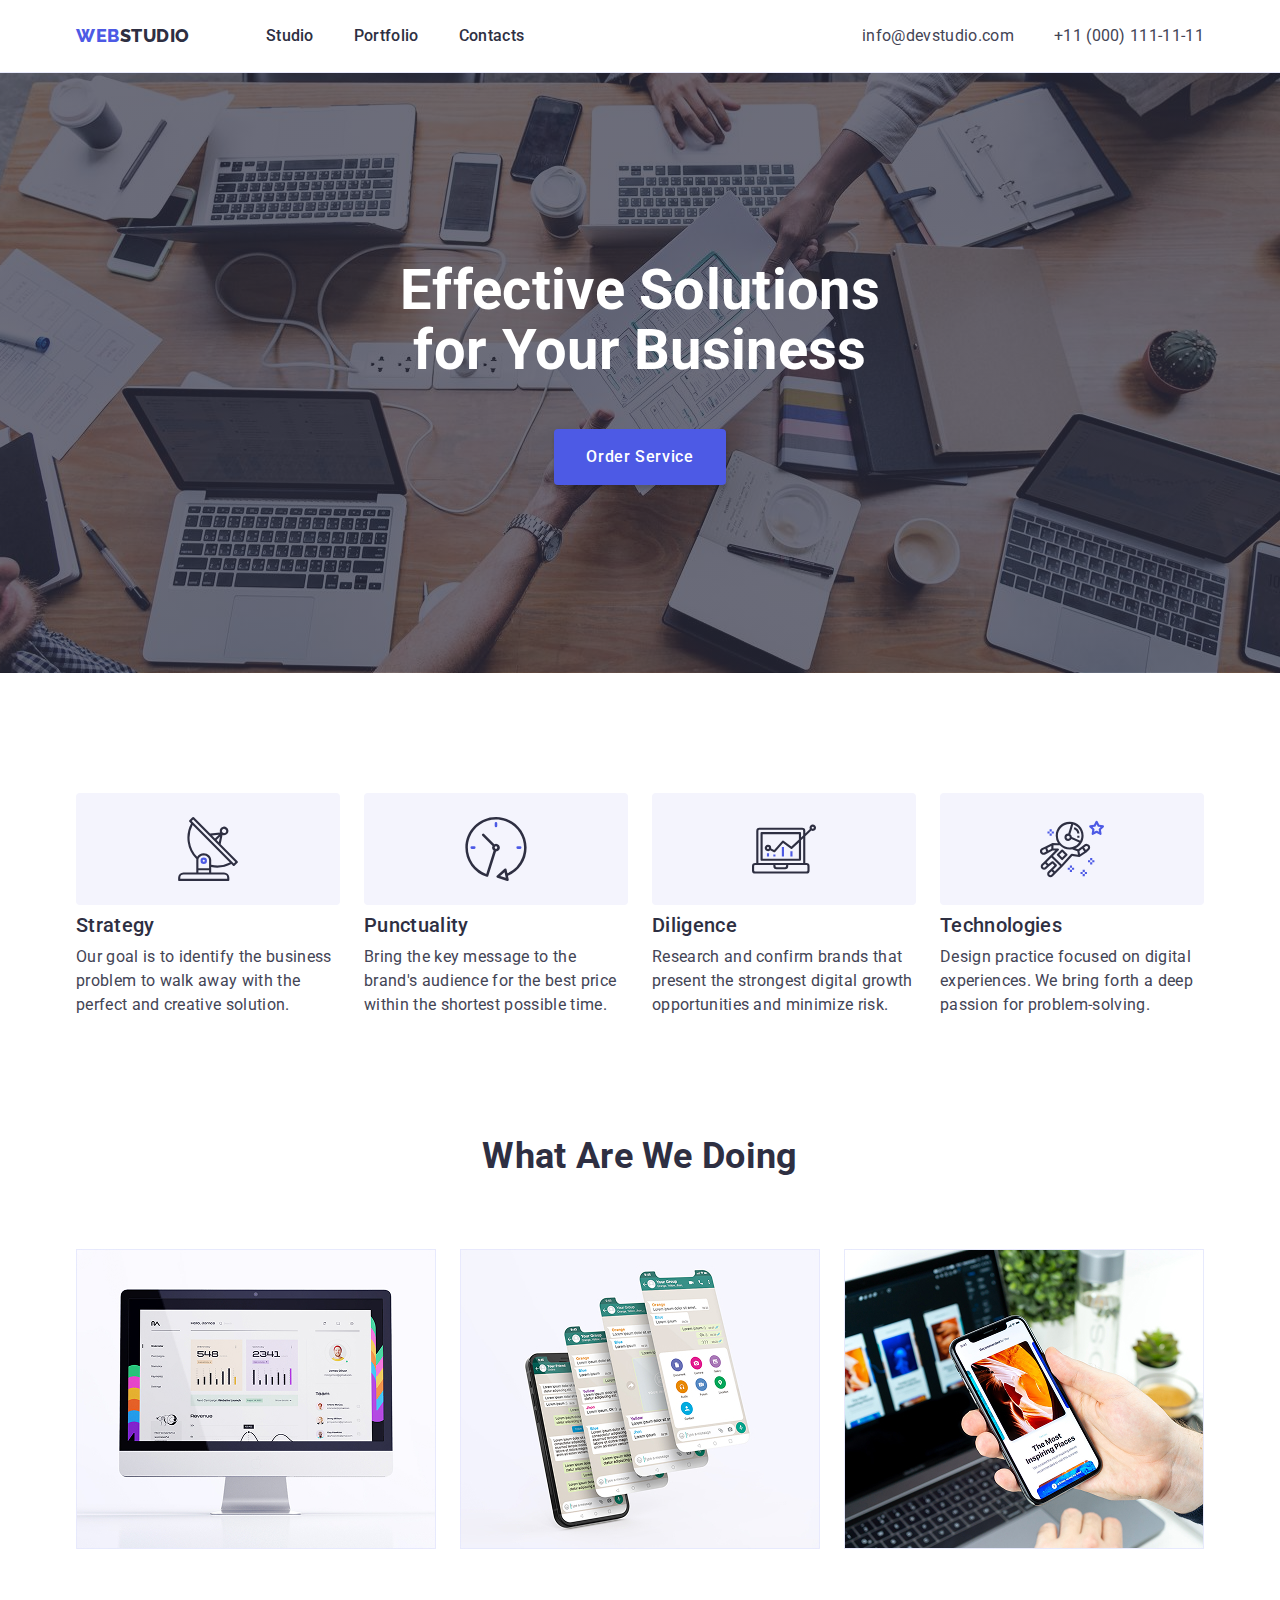
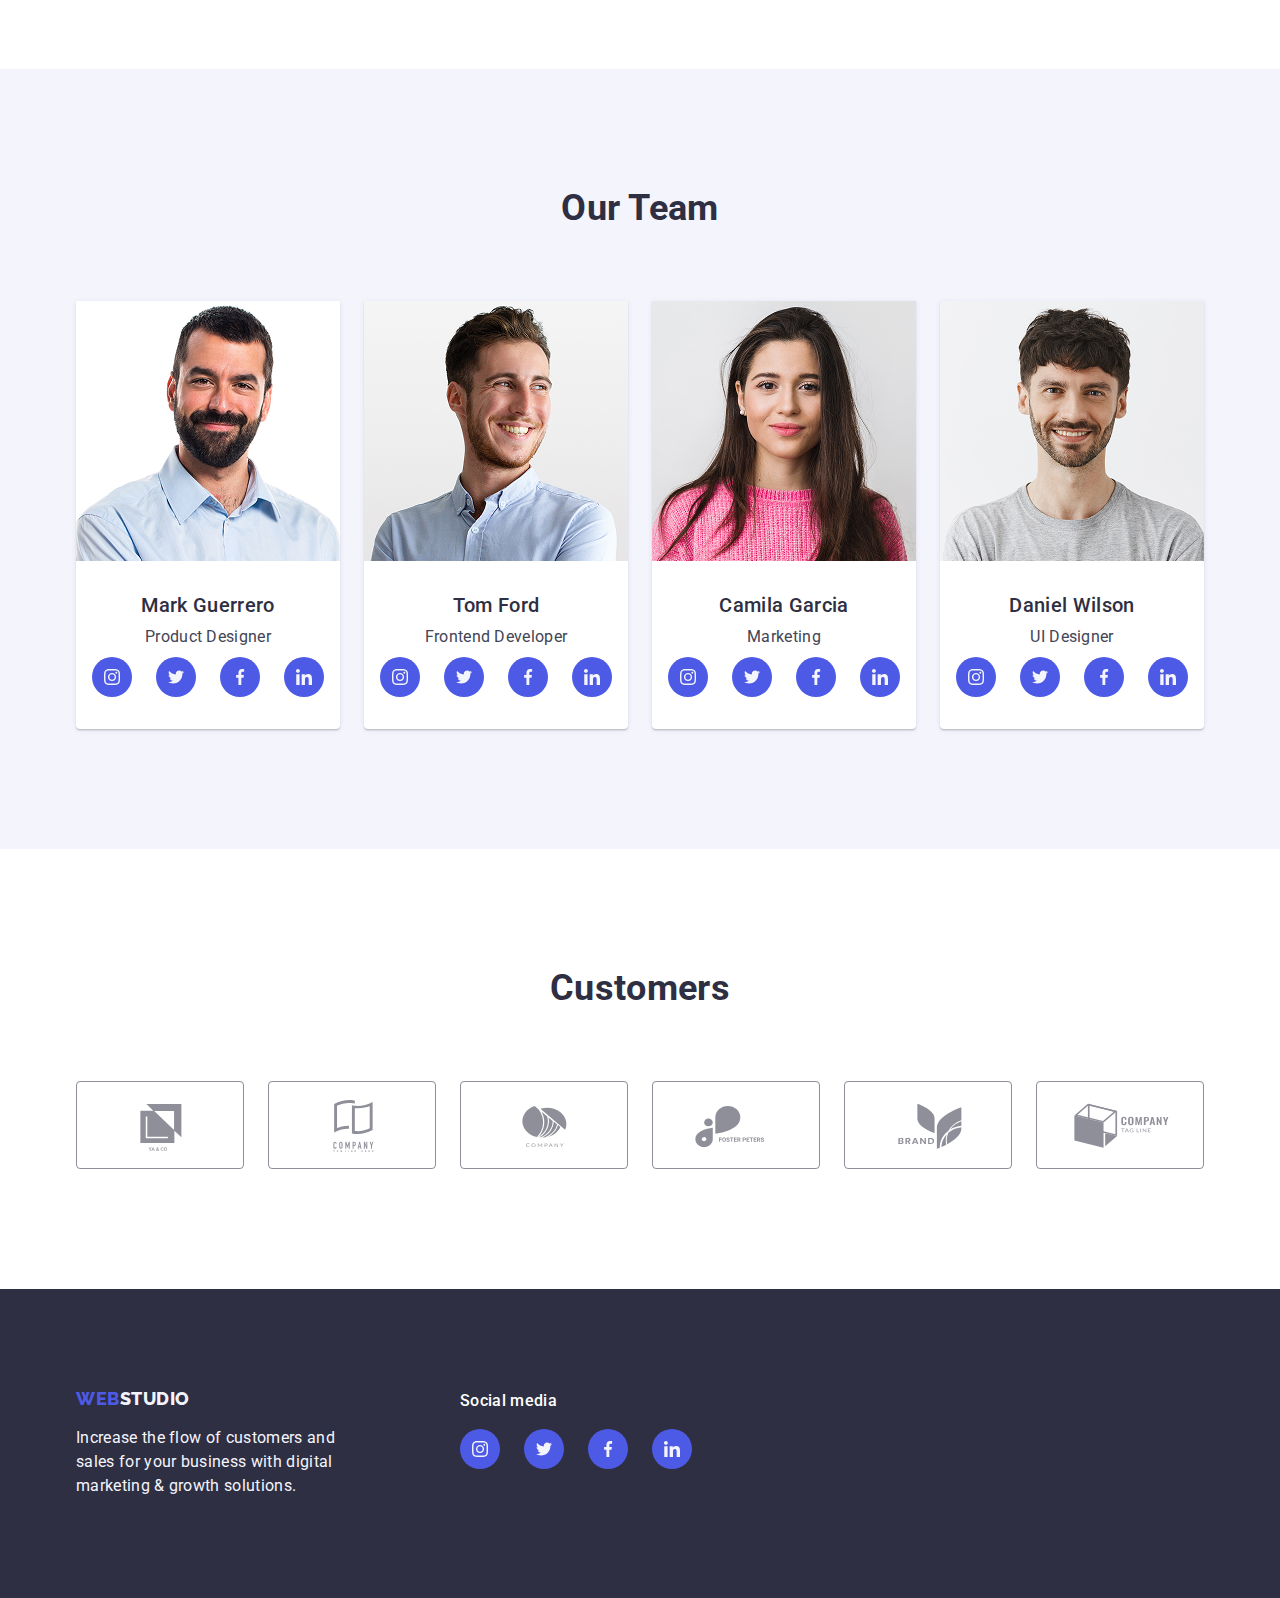
<file: index.html>
<!DOCTYPE html>
<html lang="en">
  <head>
    <meta charset="UTF-8" />
    <meta name="viewport" content="width=device-width, initial-scale=1.0" />
    <title>Web Studio</title>
    <link
      rel="stylesheet"
      href="https://cdnjs.cloudflare.com/ajax/libs/modern-normalize/3.0.1/modern-normalize.min.css"
    />
    <link rel="stylesheet" href="./css/styles.css" />
    <link rel="preconnect" href="https://fonts.googleapis.com" />
    <link rel="preconnect" href="https://fonts.gstatic.com" crossorigin />
    <link
      href="https://fonts.googleapis.com/css2?family=Raleway:ital,wght@0,100..900;1,100..900&family=Roboto:ital,wght@0,100..900;1,100..900&display=swap"
      rel="stylesheet"
    />
  </head>
  <body>
    <header class="header">
      <div class="container header-wrapper">
        <nav class="nav-box">
          <a class="link logo" href="./index.html"
            >web<span class="logo-light-theme">studio</span></a
          >
          <ul class="list nav-list">
            <li class="nav-list-item">
              <a class="link nav-list-link" href="./index.html">Studio</a>
            </li>
            <li class="nav-list-item">
              <a class="link nav-list-link" href="./portfolio.html"
                >Portfolio</a
              >
            </li>
            <li class="nav-list-item">
              <a class="link nav-list-link" href="">Contacts</a>
            </li>
          </ul>
        </nav>
        <address>
          <ul class="list adress-list">
            <li class="adress-list-item">
              <a class="link adress-list-link" href="mailto:info@devstudio.com"
                >info@devstudio.com</a
              >
            </li>
            <li class="adress-list-item">
              <a class="link adress-list-link" href="tel:+110001111111"
                >+11 (000) 111-11-11</a
              >
            </li>
          </ul>
        </address>
      </div>
    </header>
    <main>
      <section class="hero-section">
        <div class="container">
          <h1 class="main-title">Effective Solutions for Your Business</h1>
          <button class="hero-btn" type="button">Order Service</button>
        </div>
      </section>
      <section class="section">
        <div class="container">
          <h2 hidden>About us</h2>
          <ul class="list about-list">
            <li class="about-list-item">
              <div class="about-icon-box">
                <svg
                  class="about-list-item-icon"
                  width="64"
                  height="64"
                  aria-label="icon-antenna"
                >
                  <use href="./images/icons.svg#icon-antenna"></use>
                </svg>
              </div>
              <h3 class="subtitle">Strategy</h3>
              <p>
                Our goal is to identify the business problem to walk away with
                the perfect and creative solution.
              </p>
            </li>

            <li class="about-list-item">
              <div class="about-icon-box">
                <svg
                  class="about-list-item-icon"
                  width="64"
                  height="64"
                  aria-label="icon-clock"
                >
                  <use href="./images/icons.svg#icon-clock"></use>
                </svg>
              </div>
              <h3 class="subtitle">Punctuality</h3>
              <p>
                Bring the key message to the brand's audience for the best price
                within the shortest possible time.
              </p>
            </li>

            <li class="about-list-item">
              <div class="about-icon-box">
                <svg
                  class="about-list-item-icon"
                  width="64"
                  height="64"
                  aria-label="icon-diagram"
                >
                  <use href="./images/icons.svg#icon-diagram"></use>
                </svg>
              </div>
              <h3 class="subtitle">Diligence</h3>
              <p>
                Research and confirm brands that present the strongest digital
                growth opportunities and minimize risk.
              </p>
            </li>

            <li class="about-list-item">
              <div class="about-icon-box">
                <svg
                  class="about-list-item-icon"
                  width="64"
                  height="64"
                  aria-label="icon-astronaut"
                >
                  <use href="./images/icons.svg#icon-astronaut"></use>
                </svg>
              </div>
              <h3 class="subtitle">Technologies</h3>
              <p>
                Design practice focused on digital experiences. We bring forth a
                deep passion for problem-solving.
              </p>
            </li>
          </ul>
        </div>
      </section>
      <section class="creation-section">
        <div class="container">
          <h2 class="secondary-title">What are we doing</h2>
          <ul class="list creation-list">
            <li>
              <img
                src="./images/doing/img_1.jpg"
                alt="monitor"
                width="360"
                height="300"
              />
            </li>
            <li>
              <img
                src="./images/doing/img_2.jpg"
                alt="phone"
                width="360"
                height="300"
              />
            </li>
            <li>
              <img
                src="./images/doing/img_3.jpg"
                alt="phone and notebook"
                width="360"
                height="300"
              />
            </li>
          </ul>
        </div>
      </section>
      <section class="section team-section">
        <div class="container">
          <h2 class="secondary-title">Our Team</h2>
          <ul class="list team-list">
            <li class="team-list-item">
              <img
                src="./images/team/mark_guerrero.jpg "
                alt="team member"
                width="264"
                height="260"
              />
              <div class="team-item-descr-box">
                <h3 class="subtitle">Mark Guerrero</h3>
                <p>Product Designer</p>
                <ul class="list social-icon-list">
                  <li>
                    <a
                      class="social-link"
                      href="https://www.instagram.com/"
                      target="_blank"
                      rel="noreferrer noopener"
                    >
                      <svg
                        class="social-icon"
                        width="16"
                        height="16"
                        aria-label="icon-instagram"
                      >
                        <use href="./images//icons.svg#icon-instagram"></use>
                      </svg>
                    </a>
                  </li>
                  <li>
                    <a
                      class="social-link"
                      href="https://x.com/"
                      target="_blank"
                      rel="noreferrer noopener"
                    >
                      <svg
                        class="social-icon"
                        width="16"
                        height="16"
                        aria-label="icon-twitter"
                      >
                        <use href="./images//icons.svg#icon-twitter"></use>
                      </svg>
                    </a>
                  </li>
                  <li>
                    <a
                      class="social-link"
                      href="https://facebook.com/"
                      target="_blank"
                      rel="noreferrer noopener"
                    >
                      <svg
                        class="social-icon"
                        width="16"
                        height="16"
                        aria-label="icon-facebook"
                      >
                        <use href="./images//icons.svg#icon-facebook"></use>
                      </svg>
                    </a>
                  </li>
                  <li>
                    <a
                      class="social-link"
                      href="https://www.linkedin.com/"
                      target="_blank"
                      rel="noreferrer noopener"
                    >
                      <svg
                        class="social-icon"
                        width="16"
                        height="16"
                        aria-label="icon-linkedin"
                      >
                        <use href="./images//icons.svg#icon-linkedin"></use>
                      </svg>
                    </a>
                  </li>
                </ul>
              </div>
            </li>
            <li class="team-list-item">
              <img
                src="./images/team/tom_ford.jpg "
                alt="team member"
                width="264"
                height="260"
              />
              <div class="team-item-descr-box">
                <h3 class="subtitle">Tom Ford</h3>
                <p>Frontend Developer</p>
                <ul class="list social-icon-list">
                  <li>
                    <a
                      class="social-link"
                      href="https://www.instagram.com/"
                      target="_blank"
                      rel="noreferrer noopener"
                    >
                      <svg
                        class="social-icon"
                        width="16"
                        height="16"
                        aria-label="icon-instagram"
                      >
                        <use href="./images//icons.svg#icon-instagram"></use>
                      </svg>
                    </a>
                  </li>
                  <li>
                    <a
                      class="social-link"
                      href="https://x.com/"
                      target="_blank"
                      rel="noreferrer noopener"
                    >
                      <svg
                        class="social-icon"
                        width="16"
                        height="16"
                        aria-label="icon-twitter"
                      >
                        <use href="./images//icons.svg#icon-twitter"></use>
                      </svg>
                    </a>
                  </li>
                  <li>
                    <a
                      class="social-link"
                      href="https://facebook.com/"
                      target="_blank"
                      rel="noreferrer noopener"
                    >
                      <svg
                        class="social-icon"
                        width="16"
                        height="16"
                        aria-label="icon-facebook"
                      >
                        <use href="./images//icons.svg#icon-facebook"></use>
                      </svg>
                    </a>
                  </li>
                  <li>
                    <a
                      class="social-link"
                      href="https://www.linkedin.com/"
                      target="_blank"
                      rel="noreferrer noopener"
                    >
                      <svg
                        class="social-icon"
                        width="16"
                        height="16"
                        aria-label="icon-linkedin"
                      >
                        <use href="./images//icons.svg#icon-linkedin"></use>
                      </svg>
                    </a>
                  </li>
                </ul>
              </div>
            </li>
            <li class="team-list-item">
              <img
                src="./images/team/camila_garcia.jpg "
                alt="team member"
                width="264"
                height="260"
              />
              <div class="team-item-descr-box">
                <h3 class="subtitle">Camila Garcia</h3>
                <p>Marketing</p>
                <ul class="list social-icon-list">
                  <li>
                    <a
                      class="social-link"
                      href="https://www.instagram.com/"
                      target="_blank"
                      rel="noreferrer noopener"
                    >
                      <svg
                        class="social-icon"
                        width="16"
                        height="16"
                        aria-label="icon-instagram"
                      >
                        <use href="./images//icons.svg#icon-instagram"></use>
                      </svg>
                    </a>
                  </li>
                  <li>
                    <a
                      class="social-link"
                      href="https://x.com/"
                      target="_blank"
                      rel="noreferrer noopener"
                    >
                      <svg
                        class="social-icon"
                        width="16"
                        height="16"
                        aria-label="icon-twitter"
                      >
                        <use href="./images//icons.svg#icon-twitter"></use>
                      </svg>
                    </a>
                  </li>
                  <li>
                    <a
                      class="social-link"
                      href="https://facebook.com/"
                      target="_blank"
                      rel="noreferrer noopener"
                    >
                      <svg
                        class="social-icon"
                        width="16"
                        height="16"
                        aria-label="icon-facebook"
                      >
                        <use href="./images//icons.svg#icon-facebook"></use>
                      </svg>
                    </a>
                  </li>
                  <li>
                    <a
                      class="social-link"
                      href="https://www.linkedin.com/"
                      target="_blank"
                      rel="noreferrer noopener"
                    >
                      <svg
                        class="social-icon"
                        width="16"
                        height="16"
                        aria-label="icon-linkedin"
                      >
                        <use href="./images//icons.svg#icon-linkedin"></use>
                      </svg>
                    </a>
                  </li>
                </ul>
              </div>
            </li>
            <li class="team-list-item">
              <img
                src="./images/team/daniel_wilson.jpg "
                alt="team member"
                width="264"
                height="260"
              />
              <div class="team-item-descr-box">
                <h3 class="subtitle">Daniel Wilson</h3>
                <p>UI Designer</p>
                <ul class="list social-icon-list">
                  <li>
                    <a
                      class="social-link"
                      href="https://www.instagram.com/"
                      target="_blank"
                      rel="noreferrer noopener"
                    >
                      <svg
                        class="social-icon"
                        width="16"
                        height="16"
                        aria-label="icon-instagram"
                      >
                        <use href="./images//icons.svg#icon-instagram"></use>
                      </svg>
                    </a>
                  </li>
                  <li>
                    <a
                      class="social-link"
                      href="https://x.com/"
                      target="_blank"
                      rel="noreferrer noopener"
                    >
                      <svg
                        class="social-icon"
                        width="16"
                        height="16"
                        aria-label="icon-twitter"
                      >
                        <use href="./images//icons.svg#icon-twitter"></use>
                      </svg>
                    </a>
                  </li>
                  <li>
                    <a
                      class="social-link"
                      href="https://facebook.com/"
                      target="_blank"
                      rel="noreferrer noopener"
                    >
                      <svg
                        class="social-icon"
                        width="16"
                        height="16"
                        aria-label="icon-facebook"
                      >
                        <use href="./images//icons.svg#icon-facebook"></use>
                      </svg>
                    </a>
                  </li>
                  <li>
                    <a
                      class="social-link"
                      href="https://www.linkedin.com/"
                      target="_blank"
                      rel="noreferrer noopener"
                    >
                      <svg
                        class="social-icon"
                        width="16"
                        height="16"
                        aria-label="icon-linkedin"
                      >
                        <use href="./images//icons.svg#icon-linkedin"></use>
                      </svg>
                    </a>
                  </li>
                </ul>
              </div>
            </li>
          </ul>
        </div>
      </section>
      <section class="section">
        <div class="container">
          <h2 class="secondary-title">Customers</h2>
          <ul class="list customers-list">
            <li class="customers-list-item">
              <a class="customers-link" href="">
                <svg
                  class="customers-icon"
                  width="104"
                  height="56"
                  aria-label="icon yaco"
                >
                  <use href="./images/icons.svg#icon-yaco"></use>
                </svg>
              </a>
            </li>
            <li class="customers-list-item">
              <a class="customers-link" href="">
                <svg
                  class="customers-icon"
                  width="104"
                  height="56"
                  aria-label="icon tagline"
                >
                  <use href="./images/icons.svg#icon-tagline"></use>
                </svg>
              </a>
            </li>
            <li class="customers-list-item">
              <a class="customers-link" href="">
                <svg
                  class="customers-icon"
                  width="104"
                  height="56"
                  aria-label="icon company"
                >
                  <use href="./images/icons.svg#icon-company"></use>
                </svg>
              </a>
            </li>
            <li class="customers-list-item">
              <a class="customers-link" href="">
                <svg
                  class="customers-icon"
                  width="104"
                  height="56"
                  aria-label="icon foster peters"
                >
                  <use href="./images/icons.svg#icon-foster-peters"></use>
                </svg>
              </a>
            </li>
            <li class="customers-list-item">
              <a class="customers-link" href="">
                <svg
                  class="customers-icon"
                  width="104"
                  height="56"
                  aria-label="icon brand"
                >
                  <use href="./images/icons.svg#icon-brand"></use>
                </svg>
              </a>
            </li>
            <li class="customers-list-item">
              <a class="customers-link" href="">
                <svg
                  class="customers-icon"
                  width="104"
                  height="56"
                  aria-label="icon company tagline"
                >
                  <use href="./images/icons.svg#icon-company-tagline"></use>
                </svg>
              </a>
            </li>
          </ul>
        </div>
      </section>
    </main>
    <footer class="footer footer-container">
      <div class="container">
        <div class="footer-content-wrapper">
          <div class="footer-logo-box">
            <a class="link logo" href="./index.html"
              >web<span class="logo-dark-theme">studio</span></a
            >
            <p class="footer-descr">
              Increase the flow of customers and sales for your business with
              digital marketing & growth solutions.
            </p>
          </div>
          <div class="footer-social-box">
            <p>Social media</p>
            <ul class="list social-icon-list">
              <li>
                <a
                  class="social-link footer-social-link"
                  href="https://www.instagram.com/"
                  target="_blank"
                  rel="noreferrer noopener"
                >
                  <svg
                    class="social-icon"
                    width="16"
                    height="16"
                    aria-label="icon-instagram"
                  >
                    <use href="./images//icons.svg#icon-instagram"></use>
                  </svg>
                </a>
              </li>
              <li>
                <a
                  class="social-link footer-social-link"
                  href="https://x.com/"
                  target="_blank"
                  rel="noreferrer noopener"
                >
                  <svg
                    class="social-icon"
                    width="16"
                    height="16"
                    aria-label="icon-twitter"
                  >
                    <use href="./images//icons.svg#icon-twitter"></use>
                  </svg>
                </a>
              </li>
              <li>
                <a
                  class="social-link footer-social-link"
                  href="https://facebook.com/"
                  target="_blank"
                  rel="noreferrer noopener"
                >
                  <svg
                    class="social-icon"
                    width="16"
                    height="16"
                    aria-label="icon-facebook"
                  >
                    <use href="./images//icons.svg#icon-facebook"></use>
                  </svg>
                </a>
              </li>
              <li>
                <a
                  class="social-link footer-social-link"
                  href="https://www.linkedin.com/"
                  target="_blank"
                  rel="noreferrer noopener"
                >
                  <svg
                    class="social-icon"
                    width="16"
                    height="16"
                    aria-label="icon-linkedin"
                  >
                    <use href="./images//icons.svg#icon-linkedin"></use>
                  </svg>
                </a>
              </li>
            </ul>
          </div>
        </div>
      </div>
    </footer>
  </body>
</html>
</file>
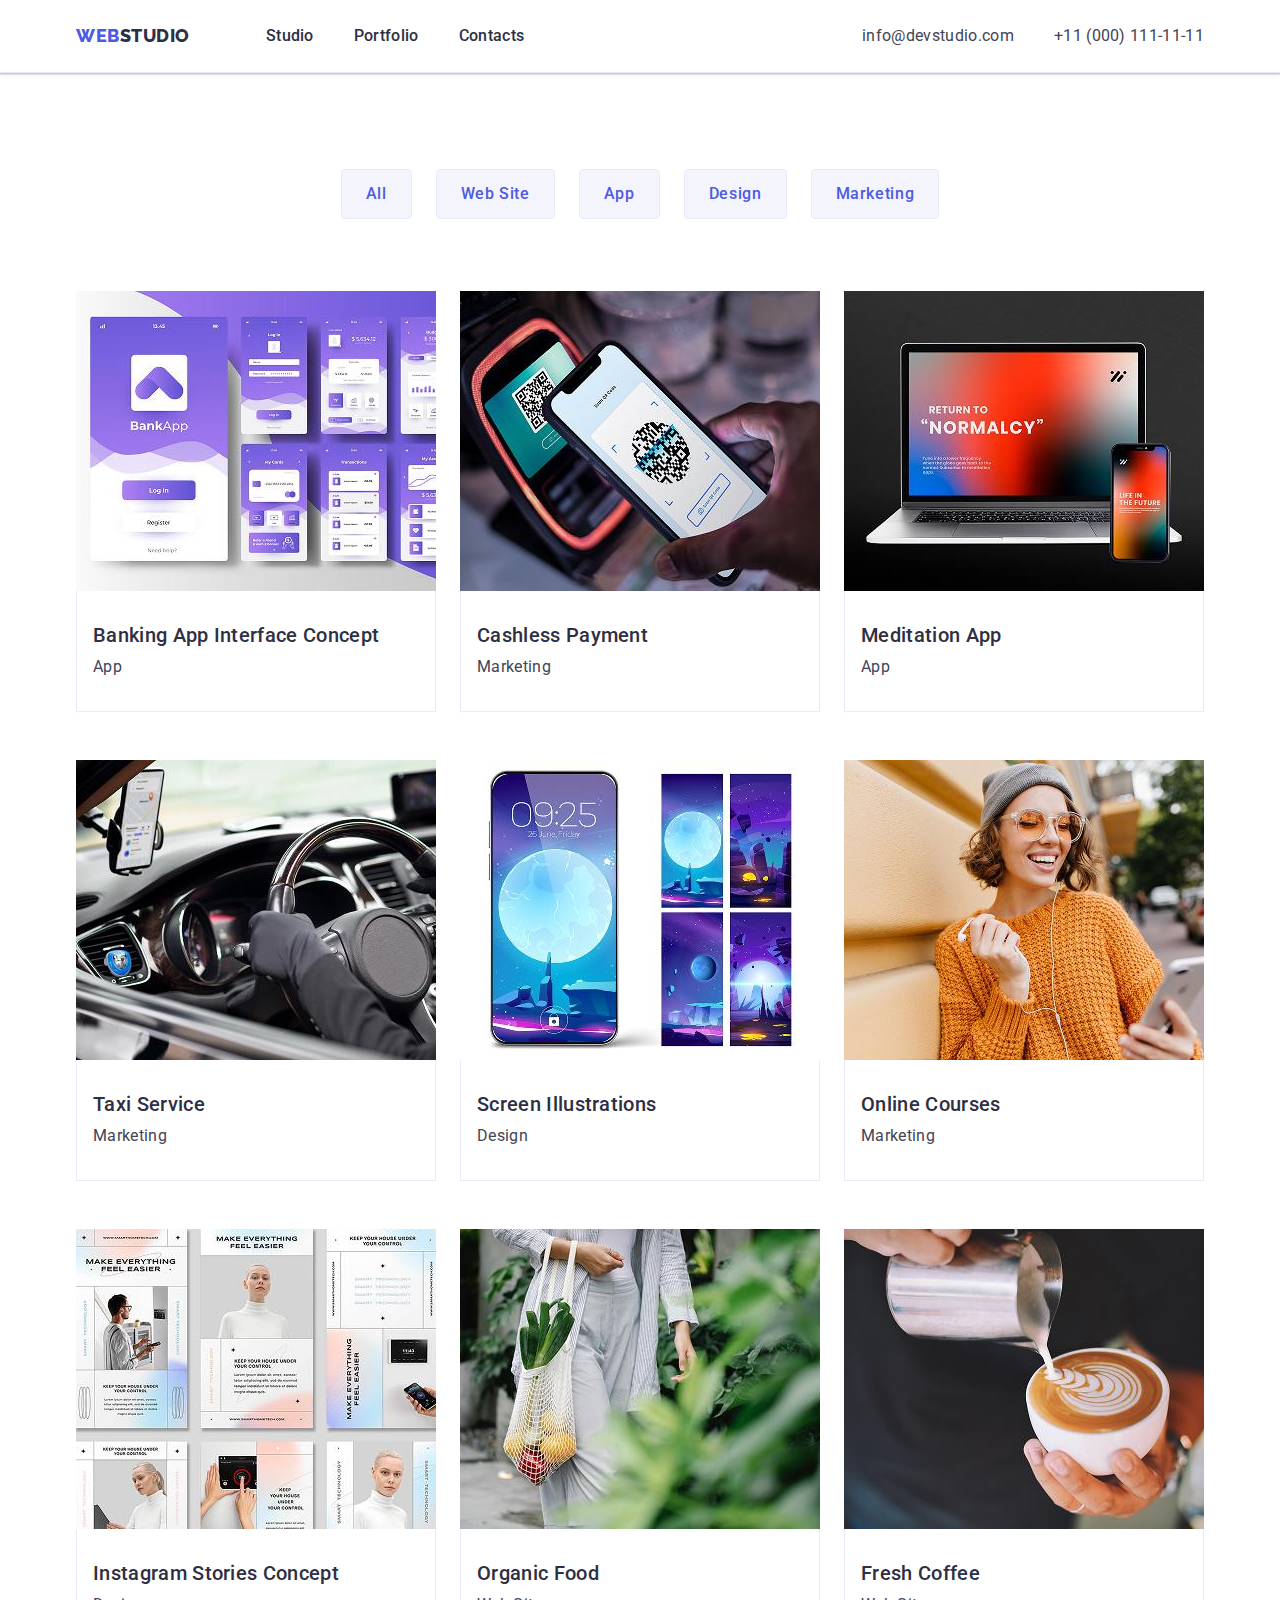
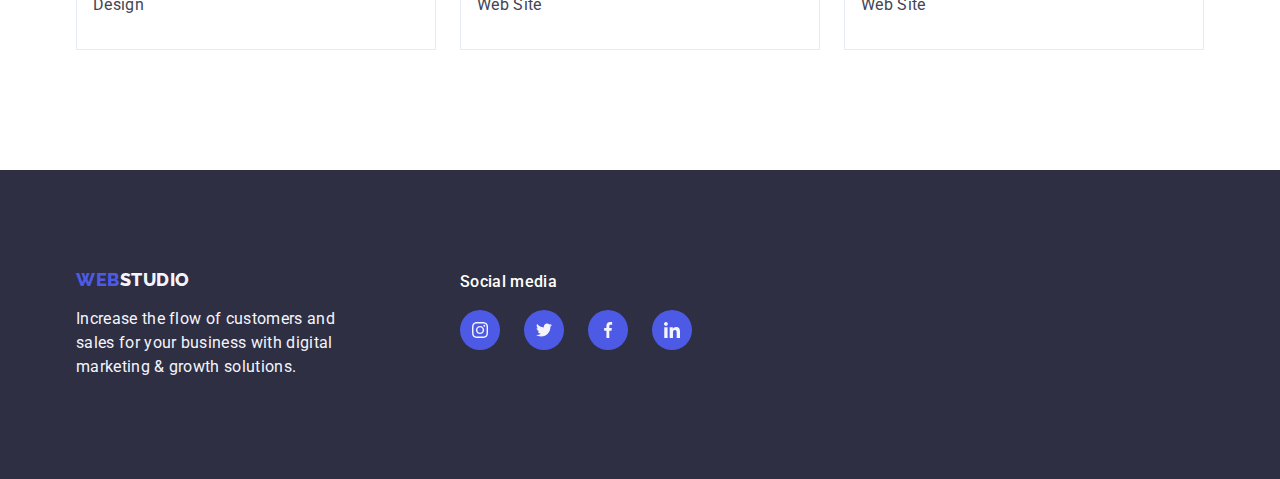
<file: portfolio.html>
<!DOCTYPE html>
<html lang="en">
  <head>
    <meta charset="UTF-8" />
    <meta name="viewport" content="width=device-width, initial-scale=1.0" />
    <title>Portfolio</title>
    <link
      rel="stylesheet"
      href="https://cdnjs.cloudflare.com/ajax/libs/modern-normalize/3.0.1/modern-normalize.min.css"
    />
    <link rel="stylesheet" href="./css/styles.css" />
    <link rel="preconnect" href="https://fonts.googleapis.com" />
    <link rel="preconnect" href="https://fonts.gstatic.com" crossorigin />
    <link
      href="https://fonts.googleapis.com/css2?family=Raleway:ital,wght@0,100..900;1,100..900&family=Roboto:ital,wght@0,100..900;1,100..900&display=swap"
      rel="stylesheet"
    />
  </head>
  <body>
    <header class="header">
      <div class="container header-wrapper">
        <nav class="nav-box">
          <a class="link logo" href="./index.html"
            >web<span class="logo-light-theme">studio</span></a
          >
          <ul class="list nav-list">
            <li class="nav-list-item">
              <a class="link nav-list-link" href="./index.html">Studio</a>
            </li>
            <li class="nav-list-item">
              <a class="link nav-list-link" href="./portfolio.html"
                >Portfolio</a
              >
            </li>
            <li class="nav-list-item">
              <a class="link nav-list-link" href="">Contacts</a>
            </li>
          </ul>
        </nav>
        <address>
          <ul class="list adress-list">
            <li class="adress-list-item">
              <a class="link adress-list-link" href="mailto:info@devstudio.com"
                >info@devstudio.com</a
              >
            </li>
            <li class="adress-list-item">
              <a class="link adress-list-link" href="tel:+110001111111"
                >+11 (000) 111-11-11</a
              >
            </li>
          </ul>
        </address>
      </div>
    </header>
    <main>
      <section class="portfolio-section">
        <div class="container">
          <h1 hidden>Our Portfolio</h1>
          <ul class="list buttons-list">
            <li class="buttons-list-item">
              <button class="portfolio-button" type="button">All</button>
            </li>
            <li class="buttons-list-item">
              <button class="portfolio-button" type="button">Web Site</button>
            </li>
            <li class="buttons-list-item">
              <button class="portfolio-button" type="button">App</button>
            </li>
            <li class="buttons-list-item">
              <button class="portfolio-button" type="button">Design</button>
            </li>
            <li class="buttons-list-item">
              <button class="portfolio-button" type="button">Marketing</button>
            </li>
          </ul>
          <ul class="list portfolio-list">
            <li class="portfolio-list-item">
              <a class="link" href=""
                ><img
                  src="./images/portfolio/banking-1.jpg"
                  alt=""
                  width="360"
                  height="300"
                />
                <div class="portfolio-descr-box">
                  <h3 class="subtitle">Banking App Interface Concept</h3>
                  <p class="portfolio-list-item-descr">App</p>
                </div>
              </a>
            </li>
            <li class="portfolio-list-item">
              <a class="link" href=""
                ><img
                  src="./images/portfolio/terminal-1.jpg"
                  alt="bank terminal"
                  width="360"
                  height="300"
                />
                <div class="portfolio-descr-box">
                  <h3 class="subtitle">Cashless Payment</h3>
                  <p class="portfolio-list-item-descr">Marketing</p>
                </div>
              </a>
            </li>
            <li class="portfolio-list-item">
              <a class="link" href=""
                ><img
                  src="./images/portfolio/notebook-1.jpg"
                  alt="notebook"
                  width="360"
                  height="300"
                />
                <div class="portfolio-descr-box">
                  <h3 class="subtitle">Meditation App</h3>
                  <p class="portfolio-list-item-descr">App</p>
                </div>
              </a>
            </li>
            <li class="portfolio-list-item">
              <a class="link" href=""
                ><img
                  src="./images/portfolio/car-1.jpg"
                  alt="car driver"
                  width="360"
                  height="300"
                />
                <div class="portfolio-descr-box">
                  <h3 class="subtitle">Taxi Service</h3>
                  <p class="portfolio-list-item-descr">Marketing</p>
                </div>
              </a>
            </li>
            <li class="portfolio-list-item">
              <a class="link" href=""
                ><img
                  src="./images/portfolio/phone-1.jpg"
                  alt="mobile screen"
                  width="360"
                  height="300"
                />
                <div class="portfolio-descr-box">
                  <h3 class="subtitle">Screen Illustrations</h3>
                  <p class="portfolio-list-item-descr">Design</p>
                </div>
              </a>
            </li>
            <li class="portfolio-list-item">
              <a class="link" href=""
                ><img
                  src="./images/portfolio/girl-1.jpg"
                  alt="girl"
                  width="360"
                  height="300"
                />
                <div class="portfolio-descr-box">
                  <h3 class="subtitle">Online Courses</h3>
                  <p class="portfolio-list-item-descr">Marketing</p>
                </div>
              </a>
            </li>
            <li class="portfolio-list-item">
              <a class="link" href=""
                ><img
                  src="./images/portfolio/cards-1.jpg"
                  alt="instagram screens"
                  width="360"
                  height="300"
                />
                <div class="portfolio-descr-box">
                  <h3 class="subtitle">Instagram Stories Concept</h3>
                  <p class="portfolio-list-item-descr">Design</p>
                </div>
              </a>
            </li>
            <li class="portfolio-list-item">
              <a class="link" href=""
                ><img
                  src="./images/portfolio/food-1.jpg"
                  alt="food"
                  width="360"
                  height="300"
                />
                <div class="portfolio-descr-box">
                  <h3 class="subtitle">Organic Food</h3>
                  <p class="portfolio-list-item-descr">Web Site</p>
                </div>
              </a>
            </li>
            <li class="portfolio-list-item">
              <a class="link" href=""
                ><img
                  src="./images/portfolio/coffee-1.jpg"
                  alt="coffee"
                  width="360"
                  height="300"
                />
                <div class="portfolio-descr-box">
                  <h3 class="subtitle">Fresh Coffee</h3>
                  <p class="portfolio-list-item-descr">Web Site</p>
                </div>
              </a>
            </li>
          </ul>
        </div>
      </section>
    </main>
    <footer class="footer footer-container">
      <div class="container">
        <div class="footer-content-wrapper">
          <div class="footer-logo-box">
            <a class="link logo" href="./index.html"
              >web<span class="logo-dark-theme">studio</span></a
            >
            <p class="footer-descr">
              Increase the flow of customers and sales for your business with
              digital marketing & growth solutions.
            </p>
          </div>
          <div class="footer-social-box">
            <p>Social media</p>
            <ul class="list social-icon-list">
              <li>
                <a
                  class="social-link footer-social-link"
                  href="https://www.instagram.com/"
                  target="_blank"
                  rel="noreferrer noopener"
                >
                  <svg
                    class="social-icon"
                    width="16"
                    height="16"
                    aria-label="icon-instagram"
                  >
                    <use href="./images//icons.svg#icon-instagram"></use>
                  </svg>
                </a>
              </li>
              <li>
                <a
                  class="social-link footer-social-link"
                  href="https://x.com/"
                  target="_blank"
                  rel="noreferrer noopener"
                >
                  <svg
                    class="social-icon"
                    width="16"
                    height="16"
                    aria-label="icon-twitter"
                  >
                    <use href="./images//icons.svg#icon-twitter"></use>
                  </svg>
                </a>
              </li>
              <li>
                <a
                  class="social-link footer-social-link"
                  href="https://facebook.com/"
                  target="_blank"
                  rel="noreferrer noopener"
                >
                  <svg
                    class="social-icon"
                    width="16"
                    height="16"
                    aria-label="icon-facebook"
                  >
                    <use href="./images//icons.svg#icon-facebook"></use>
                  </svg>
                </a>
              </li>
              <li>
                <a
                  class="social-link footer-social-link"
                  href="https://www.linkedin.com/"
                  target="_blank"
                  rel="noreferrer noopener"
                >
                  <svg
                    class="social-icon"
                    width="16"
                    height="16"
                    aria-label="icon-linkedin"
                  >
                    <use href="./images//icons.svg#icon-linkedin"></use>
                  </svg>
                </a>
              </li>
            </ul>
          </div>
        </div>
      </div>
    </footer>
  </body>
</html>
</file>
<file: css/styles.css>
:root {
  --main-font-family: 'Roboto', sans-serif;
  --secondary-font-family: 'Raleway', sans-serif;
  --main-font-weight: 400;
  --main-font-size: 16px;
  --main-line-height: 1.5;
  --main-letter-spacing: 0.02em;
  --main-text-color: #434455;
  --secondary-text-color: #2e2f42;
  --text-color-dark-theme: #f4f4fd;
  --main-color: #4d5ae5;
  --accent-color: #404bbf;
  --animation-duration-time-func: 250ms cubic-bezier(0.4, 0, 0.2, 1);
}

body {
  font-family: var(--main-font-family);
  font-weight: var(--main-font-weight);
  font-size: var(--main-font-size);
  line-height: var(--main-line-height);
  letter-spacing: var(--main-letter-spacing);
  color: var(--main-text-color);
}
h1,
h2,
h3,
h4,
h5,
h6,
p {
  margin-top: 0;
  margin-bottom: 0;
}
ul,
ol {
  margin-top: 0;
  margin-bottom: 0;
  padding-left: 0;
}
img {
  display: block;
}
button {
  cursor: pointer;
}
.list {
  list-style: none;
}
.link {
  text-decoration: none;
}
.container {
  width: 1158px;
  margin: 0 auto;
  padding: 0 15px;
}
.section {
  padding-top: 120px;
  padding-bottom: 120px;
}
.main-title {
  font-weight: 700;
  font-size: 56px;
  line-height: 1.07;
  text-align: center;
  color: #fff;
  width: 496px;
  margin-left: auto;
  margin-right: auto;
  margin-bottom: 48px;
}
.secondary-title {
  font-weight: 700;
  font-size: 36px;
  line-height: 1.11;
  text-transform: capitalize;
  text-align: center;
  color: var(--secondary-text-color);
  margin-bottom: 72px;
}
.subtitle {
  font-weight: 500;
  font-size: 20px;
  line-height: 1.2;
  color: var(--secondary-text-color);
  margin-bottom: 8px;
}

/* _____HEADER_____ */
.header {
  padding: 24px 0;
  border-bottom: 1px solid #e7e9fc;
  box-shadow: 0 1px 6px 0 rgba(46, 47, 66, 0.08),
    0 1px 1px 0 rgba(46, 47, 66, 0.16), 0 2px 1px 0 rgba(46, 47, 66, 0.08);
}
.header-wrapper {
  display: flex;
  align-items: center;
  justify-content: space-between;
}
.nav-box {
  display: flex;
  align-items: center;
}

.logo {
  font-family: var(--secondary-font-family);
  font-weight: 800;
  font-size: 18px;
  line-height: 1.16;
  letter-spacing: 0.03em;
  text-transform: uppercase;
  color: var(--main-color);
}
.logo-light-theme {
  color: var(--secondary-text-color);
}
.logo-dark-theme {
  color: var(--text-color-dark-theme);
}
.nav-list {
  margin-left: 76px;
  display: flex;
  align-items: center;
  column-gap: 40px;
}
.nav-list-link {
  font-weight: 500;
  color: var(--secondary-text-color);
  transition: color var(--animation-duration-time-func);
}
.active-page {
  position: relative;
  color: var(--accent-color);
  transition: color var(--animation-duration-time-func);
}
.active-page::after {
  position: absolute;
  bottom: -24px;
  right: 0;
  content: '';
  display: block;
  width: 100%;
  height: 4px;
  background-color: var(--accent-color);
  border-radius: 2px;
}
.nav-list-link:hover,
.nav-list-link:focus {
  color: var(--accent-color);
}
.adress-list {
  display: flex;
  align-items: center;
  column-gap: 40px;
}
.adress-list-link {
  font-weight: 400;
  font-style: normal;
  color: var(--main-text-color);
  transition: color var(--animation-duration-time-func);
}
.adress-list-link:hover,
.adress-list-link:focus {
  color: var(--accent-color);
}
/* _____ HERO_____ */
.hero-section {
  padding-top: 188px;
  padding-bottom: 188px;
  background-color: var(--secondary-text-color);
  background-image: linear-gradient(
      rgba(46, 47, 66, 0.7),
      rgba(46, 47, 66, 0.7)
    ),
    url(../images/hero-bg.jpg);
  background-repeat: no-repeat;
  background-position: center;
  background-size: cover;
  max-width: 1440px;
  margin: 0 auto;
}

.hero-btn {
  font-family: var(--main-font-family);
  font-weight: 500;
  font-size: var(--main-font-size);
  line-height: var(--main-line-height);
  letter-spacing: 0.04em;
  color: #fff;
  background-color: var(--main-color);
  display: block;
  margin-left: auto;
  margin-right: auto;
  padding: 16px 32px;
  border: none;
  border-radius: 4px;
  box-shadow: 0 4px 4px 0 rgba(0, 0, 0, 0.15);
  transition: background-color var(--animation-duration-time-func);
}
.hero-btn:hover,
.hero-btn:focus {
  background-color: var(--accent-color);
}

/* _____ABOUT US_____ */
.about-list {
  display: flex;
  justify-content: space-between;
}
.about-list-item {
  flex-basis: calc((100% - 72px) / 4);
}

.about-icon-box {
  display: flex;
  align-items: center;
  justify-content: center;
  height: 112px;
  border-radius: 4px;
  background-color: var(--text-color-dark-theme);
  margin-bottom: 8px;
}

/* _____CREATION_____ */
.creation-section {
  padding-bottom: 120px;
}
.creation-list {
  display: flex;
  align-items: center;
  justify-content: space-between;
}
/* _____TEAM_____ */
.team-section {
  background-color: var(--text-color-dark-theme);
}
.team-list {
  display: flex;
  justify-content: space-between;
}
.team-list-item {
  background-color: #fff;
  border-radius: 0 0 4px 4px;
  box-shadow: 0 2px 1px 0 rgba(46, 47, 66, 0.08),
    0 1px 1px 0 rgba(46, 47, 66, 0.16), 0 1px 6px 0 rgba(46, 47, 66, 0.08);
}
.team-item-descr-box {
  padding-top: 32px;
  padding-bottom: 32px;
  display: flex;
  align-items: center;
  justify-content: center;
  flex-direction: column;
}
.team-item-descr-box > p {
  margin-bottom: 8px;
}
.social-icon-list {
  display: flex;
  align-items: center;
  column-gap: 24px;
}
.social-link {
  display: flex;
  align-items: center;
  justify-content: center;
  width: 40px;
  height: 40px;
  border-radius: 50%;
  background-color: var(--main-color);
  transition: background-color var(--animation-duration-time-func);
}
.social-link:hover,
.social-link:focus {
  background-color: var(--accent-color);
}
.social-icon {
  fill: var(--text-color-dark-theme);
}
/* _____CUSTOMERS_____ */
.customers-list {
  display: flex;
  column-gap: 24px;
}
.customers-list-item {
  flex-basis: calc((100% - 120px) / 6);
}
.customers-link {
  display: flex;
  align-items: center;
  justify-content: center;
  height: 88px;
  border: 1px solid #8e8f99;
  border-radius: 4px;
}
.customers-link:hover,
.customers-link:focus {
  border-color: var(--accent-color);
  transition: border-color var(--animation-duration-time-func);
}
.customers-icon {
  fill: #8e8f99;
  transition: fill var(--animation-duration-time-func);
}
.customers-link:hover .customers-icon,
.customers-link:focus .customers-icon {
  fill: var(--accent-color);
}
/* _____FOOTER_____ */
.footer {
  background-color: var(--secondary-text-color);
}
.footer-container {
  padding-top: 100px;
  padding-bottom: 100px;
}
.footer-content-wrapper {
  display: flex;
}
.footer-logo-box {
  display: flex;
  flex-direction: column;
  gap: 16px;
  width: 264px;
  margin-right: 120px;
}
.footer-descr {
  color: var(--text-color-dark-theme);
}
.footer-social-box > p {
  font-weight: 500;
  font-size: 16px;
  line-height: 1.5;
  letter-spacing: 0.02em;
  color: #fff;
  margin-bottom: 16px;
  transition: background-color var(--animation-duration-time-func);
}
.footer-social-link:hover,
.footer-social-link:focus {
  background-color: #31d0aa;
}
/* _____PORTFOLIO_____ */
.portfolio-section {
  padding-top: 96px;
  padding-bottom: 120px;
}
.buttons-list {
  display: flex;
  align-items: center;
  justify-content: center;

  gap: 24px;
  margin-bottom: 72px;
}
.portfolio-button {
  font-family: var(--main-font-family);
  font-weight: 500;
  font-size: var(--main-font-size);
  line-height: var(--main-line-height);
  letter-spacing: 0.04em;
  color: var(--main-color);
  background-color: var(--text-color-dark-theme);
  border: 1px solid #e7e9fc;
  border-radius: 4px;
  padding: 12px 24px;
  transition: color var(--animation-duration-time-func),
    background-color var(--animation-duration-time-func),
    border var(--animation-duration-time-func),
    box-shadow var(--animation-duration-time-func);
}
.portfolio-button:hover,
.portfolio-button:focus {
  color: #fff;
  background-color: var(--accent-color);
  border: 1px solid var(--accent-color);
  box-shadow: 0 2px 2px 0 rgba(0, 0, 0, 0.12), 0 2px 1px 0 rgba(0, 0, 0, 0.08),
    0 3px 1px 0 rgba(0, 0, 0, 0.1);
}
.portfolio-list-item-descr {
  font-family: var(--main-font-family);
  font-weight: var(--main-font-weight);
  font-size: var(--main-font-size);
  line-height: var(--main-line-height);
  letter-spacing: var(--main-letter-spacing);
  color: var(--main-text-color);
}
.portfolio-list {
  display: flex;
  flex-wrap: wrap;
  align-items: center;
  row-gap: 48px;
  column-gap: 24px;
}

.portfolio-list-item {
  flex-basis: calc((100% - 48px) / 3);
  transition: box-shadow var(--animation-duration-time-func);
}
.portfolio-list-item:nth-child(3n + 3) {
  margin-right: 0;
}

.portfolio-list-item:hover,
.portfolio-list-item:focus {
  box-shadow: 0px 1px 6px rgba(46, 47, 66, 0.08),
    0px 1px 1px rgba(46, 47, 66, 0.16), 0px 2px 1px rgba(46, 47, 66, 0.08);
}

.portfolio-descr-box {
  padding-top: 32px;
  padding-bottom: 32px;
  padding-left: 16px;
  border: 1px solid #e7e9fc;
  border-top: none;
}
.image-wrapper {
  position: relative;
  overflow: hidden;
}
.overlay {
  position: absolute;
  top: 0;
  left: 0;
  transform: translateY(100%);
  width: 100%;
  height: 100%;
  overflow: auto;
  padding: 40px 32px;
  color: var(--text-color-dark-theme);
  background-color: var(--main-color);
  transition: transform var(--animation-duration-time-func);
}

.portfolio-list-link:hover .overlay,
.portfolio-list-link:focus .overlay {
  transform: translateY(0%);
}
/* _____MODAL_____ */
.backdrop {
  position: fixed;
  top: 0;
  left: 0;
  width: 100%;
  height: 100%;
  background-color: rgba(46, 47, 66, 0.4);
  transition: opacity var(--animation-duration-time-func),
    visibility var(--animation-duration-time-func);
  opacity: 1;
  visibility: visible;
  pointer-events: all;
}
.modal {
  position: absolute;
  top: 50%;
  left: 50%;
  transform: translate(-50%, -50%);
  width: 408px;
  height: 584px;
  border-radius: 4px;
  background-color: #fcfcfc;
  box-shadow: 0 2px 1px 0 rgba(0, 0, 0, 0.2), 0 1px 3px 0 rgba(0, 0, 0, 0.12),
    0 1px 1px 0 rgba(0, 0, 0, 0.14);
}
.is-hidden {
  opacity: 0;
  visibility: hidden;
  pointer-events: none;
}

.modal-close-btn {
  position: absolute;
  top: 24px;
  right: 24px;
  display: flex;
  align-items: center;
  justify-content: center;
  width: 24px;
  height: 24px;
  border-radius: 50%;
  border: 1px solid rgba(0, 0, 0, 0.1);
  background-color: #e7e9fc;
  cursor: pointer;
  transition: background-color var(--animation-duration-time-func),
    border-color var(--animation-duration-time-func);
}
.modal-close-btn:hover,
.modal-close-btn:hover {
  background-color: var(--accent-color);
  border-color: var(--accent-color);
}
.close-icon {
  transition: fill var(--animation-duration-time-func);
}
.modal-close-btn:hover .close-icon,
.modal-close-btn:hover .close-icon {
  fill: #fff;
}
</file>
